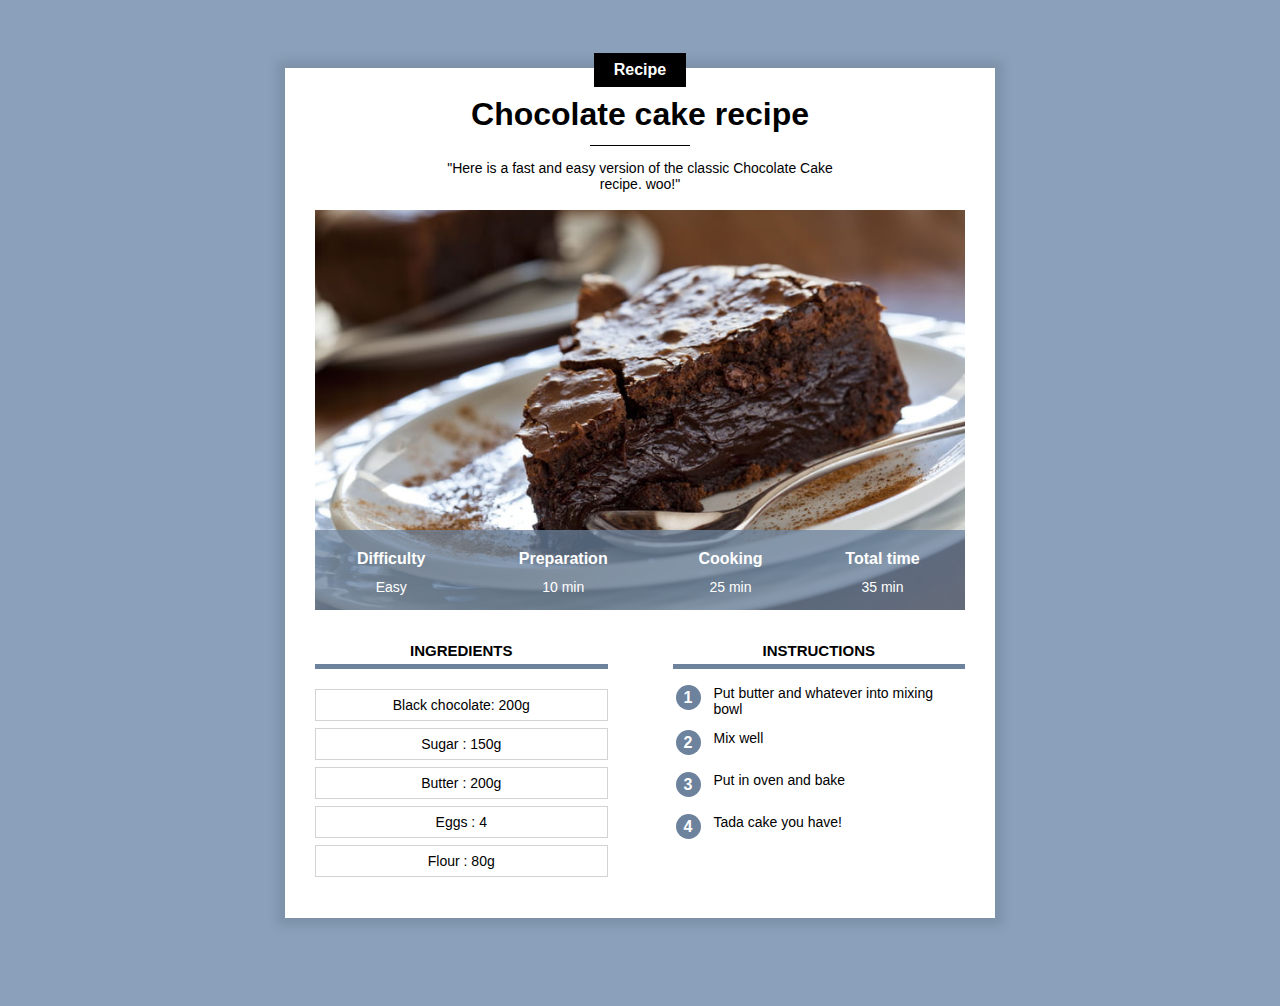
<file: index.html>
<!DOCTYPE html>
<html lang="en">
    <head>
        <title>Chocolate Cake</title>
        <meta charset="UTF-8">
        <meta name="viewport" content="width=device-width, initial-scale=1.0">
        <link rel="stylesheet" href="recipe.css">
    </head>
    <body>
        <div class="content"> 

            <div class="center category">
                <p class="category">Recipe</p>
            </div>

            <h1>Chocolate cake recipe</h1>

            <div class="separator"></div>

            <div class="center">
                <p class ="description">"Here is a fast and easy version of the classic Chocolate Cake recipe. woo!"</p>
            </div>
            <div class="info">
                <img class="center info" src="cake.jpg">

                <table class="info">
                    <tr>
                        <th>Difficulty</th>
                        <th>Preparation</th>
                        <th>Cooking</th>
                        <th>Total time</th>
                    </tr>
                    <tr>
                        <td>Easy</td>
                        <td>10 min</td>
                        <td>25 min</td>
                        <td>35 min</td>
                    </tr>
                </table>
            </div>  
            <div>
                <div class="col1 col">
                    <h2>Ingredients</h2>
                    
                    <div class="ingredients">
                        <p>Black chocolate: 200g</p>
                        <p>Sugar : 150g</p>
                        <p>Butter : 200g</p>
                        <p>Eggs : 4</p>
                        <p>Flour : 80g</p>
                    </div>
                </div>
                <div class="col2 col">
                    <h2>Instructions</h2>
                    <table class="instructions">
                        <tr>
                        <td><p class="number">1</p></td>
                        <td class="step">Put butter and whatever into mixing bowl</td>
                        </tr> 
                        <tr>
                            <td><p class="number">2</p></td>
                            <td class="step">Mix well</td>
                        </tr> 
                        <tr>
                            <td><p class="number">3</p></td>
                            <td class="step">Put in oven and bake</td>
                        </tr> 
                        <tr>
                            <td><p class="number">4</p></td>
                            <td class="step">Tada cake you have!</td>
                        </tr> 
                    </table>
                </div>
            </div>    
        </div> 
    </body>
             











</html>
</file>
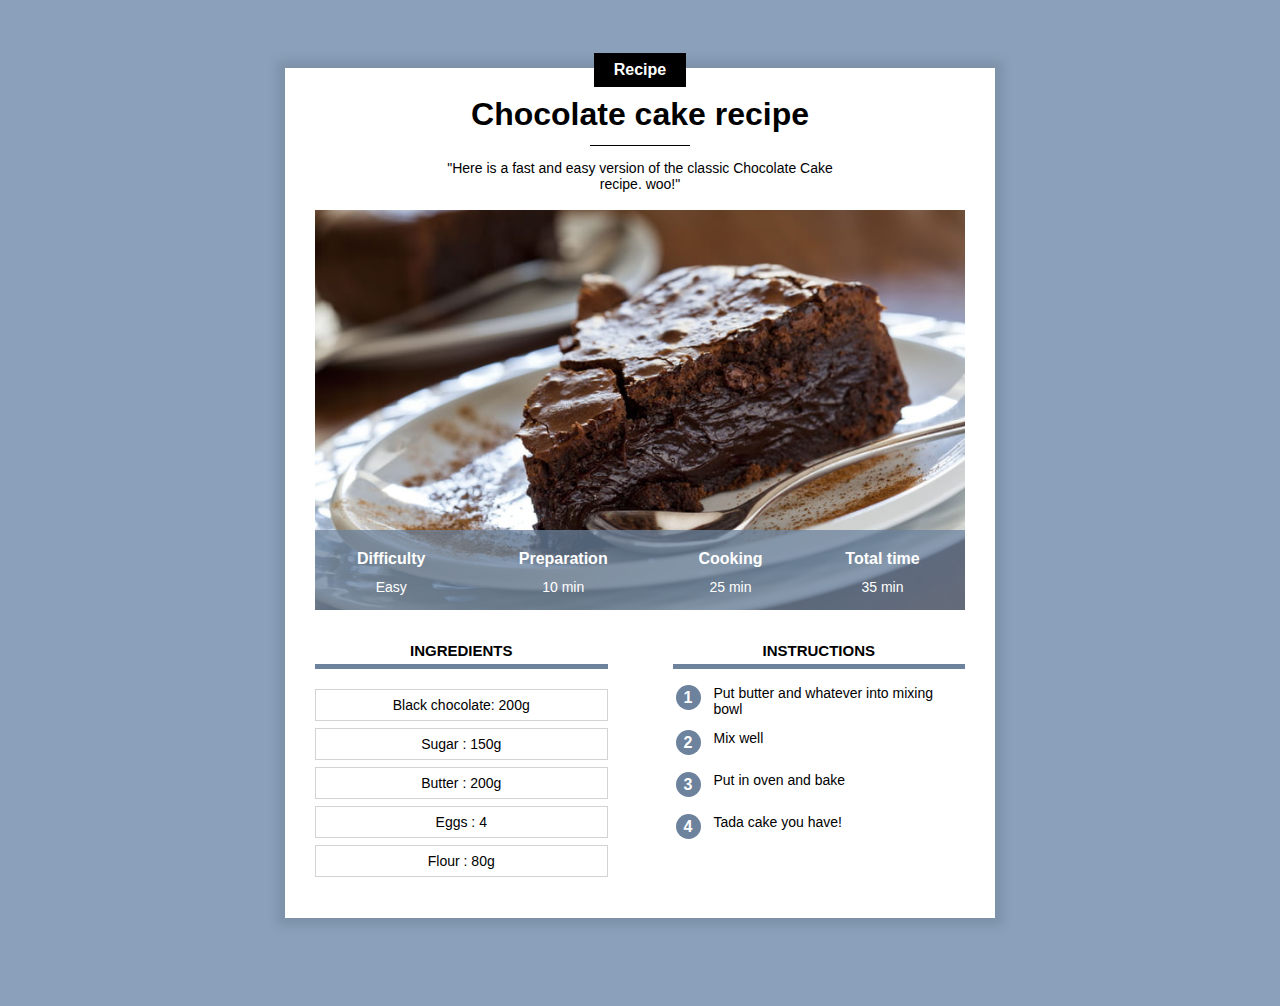
<file: chocolate_cake_recipe.html>
<!DOCTYPE html>
<html lang="en">
    <head>
        <title>Chocolate Cake</title>
        <meta charset="UTF-8">
        <link rel="stylesheet" href="recipe.css">
    </head>
    <body>
        <div class="content"> 

            <div class="center category">
                <p class="category">Recipe</p>
            </div>

            <h1>Chocolate cake recipe</h1>

            <div class="separator"></div>

            <div class="center">
                <p class ="description">"Here is a fast and easy version of the classic Chocolate Cake recipe. woo!"</p>
            </div>
            <div class="info">
                <img class="center info" src="cake.jpg">

                <table class="info">
                    <tr>
                        <th>Difficulty</th>
                        <th>Preparation</th>
                        <th>Cooking</th>
                        <th>Total time</th>
                    </tr>
                    <tr>
                        <td>Easy</td>
                        <td>10 min</td>
                        <td>25 min</td>
                        <td>35 min</td>
                    </tr>
                </table>
            </div>  
            <div>
                <div class="col1 col">
                    <h2>Ingredients</h2>
                    
                    <div class="ingredients">
                        <p>Black chocolate: 200g</p>
                        <p>Sugar : 150g</p>
                        <p>Butter : 200g</p>
                        <p>Eggs : 4</p>
                        <p>Flour : 80g</p>
                    </div>
                </div>
                <div class="col2 col">
                    <h2>Instructions</h2>
                    <table class="instructions">
                        <tr>
                        <td><p class="number">1</p></td>
                        <td class="step">Put butter and whatever into mixing bowl</td>
                        </tr> 
                        <tr>
                            <td><p class="number">2</p></td>
                            <td class="step">Mix well</td>
                        </tr> 
                        <tr>
                            <td><p class="number">3</p></td>
                            <td class="step">Put in oven and bake</td>
                        </tr> 
                        <tr>
                            <td><p class="number">4</p></td>
                            <td class="step">Tada cake you have!</td>
                        </tr> 
                    </table>
                </div>
            </div>    
        </div> 
    </body>
             











</html>
</file>
<file: recipe.css>
*{
    overflow: auto;
}

body {
    background-color: #8BA1BB;
    font-family: Arial;
}

p.category {
    background-color: black;
    color: white;
    display: inline-block;
    margin-top: -15px;
    margin-bottom: 0px;
    padding: 8px 20px;
    font-weight: bold;
    font-size: 16px;
}

div.category {
    margin-bottom: 0px;
    margin-top: 0px;
    overflow: visible;
}

div.content {
    background-color: white;
    margin: 40px 8px 40px 8px;
    padding: 0px 8px 20px 8px;
    /* min-width: 350px ; */
    box-shadow: 0px 0px 10px 8px rgba(0, 0, 0, 0.1);
    overflow: visible;
}

h1 {
    text-align: center;
    margin-top: 5px;
    margin-bottom: 12px;
}

p.description{
    text-align: center;
    max-width: 400px;
    display: inline-block;
    font-size: 14px;
}

.center{
    text-align: center;
    width: 100%;
}

div.separator{
    background-color: black;
    height: 1px;
    width: 100px;
    margin-left: auto;
    margin-right: auto;
}

table.info{
    position:absolute; 
    bottom: 0; 
    width: 100%; 
    color:white;
    background-color: #6C829DC0;
    height: 50px;
}

table.info td{
    text-align: center;
    vertical-align: top;
    font-size: 12px;
}

table.info th{
    vertical-align: bottom;
    padding-bottom: 8px;
    font-size: 14px;
}

div.info{
    position:relative;
    background-color: blue;
}

img.info{
    display:block;
    max-height: 400px;
    object-fit: cover;
    min-height: 200px;
    background-color: gray;
    /* makes the image loading part seem btr */
}

div.col{
    width: 100%;
    margin-top: 20px;
}

div.col h2{
    text-align: center;
    text-transform: uppercase;
    font-size: 15px;
    border-bottom: 5px solid #6C829D;
    padding-bottom: 5px;
}

div.col1{
    display: inline-block;
    /* margin-right: 10%; */
}

/* div.col2{
    float: right;
} */

div.ingredients p{
    border: 1px solid lightgrey;
    padding-top: 7px;
    padding-bottom: 7px;
    text-align: center;
    font-size: 14px;
    margin-top: 7px;
    margin-bottom: 7px;
}

p.number{
    background-color: #6C829D;
    color: white;
    font-size: bold;
    font-weight: bold;
    width: 25px;
    height: 25px;
    text-align: center;
    padding-top: 4px;
    box-sizing: border-box; 
    /* ensure width and height is accurate despite padding */
    border-radius: 50%;
    /* makes shape into circle */
    margin: 0px;
}

td.step{
    font-size: 14px;
    padding-left: 10px;
    padding-bottom: 10px;
}

table.instructions td{
    vertical-align: top;
}

table.instructions tr{
    height: 40px;
}

/* Desktop style */
@media only screen and (min-width: 768px){
    div.content {
        margin: 60px 10% 80px 10%;
        padding: 0px 30px 30px 30px;
        min-width: 350px;
        
    }

    table.info {
        height: 80px;
    }
    
    table.info td{
        font-size: 14px;
    }
    
    table.info th{
        font-size: 16px;
    }

    div.col2{
        float: right;
    }

    div.col1{
        margin-right: 10%;
    }

    div.col{
        width: 45%;
    }
}

/* very large screen */
@media only screen and (min-width: 900px){
    div.content{
        margin-left: auto;
        margin-right: auto; 
        width: 650px;
    }
}
</file>
